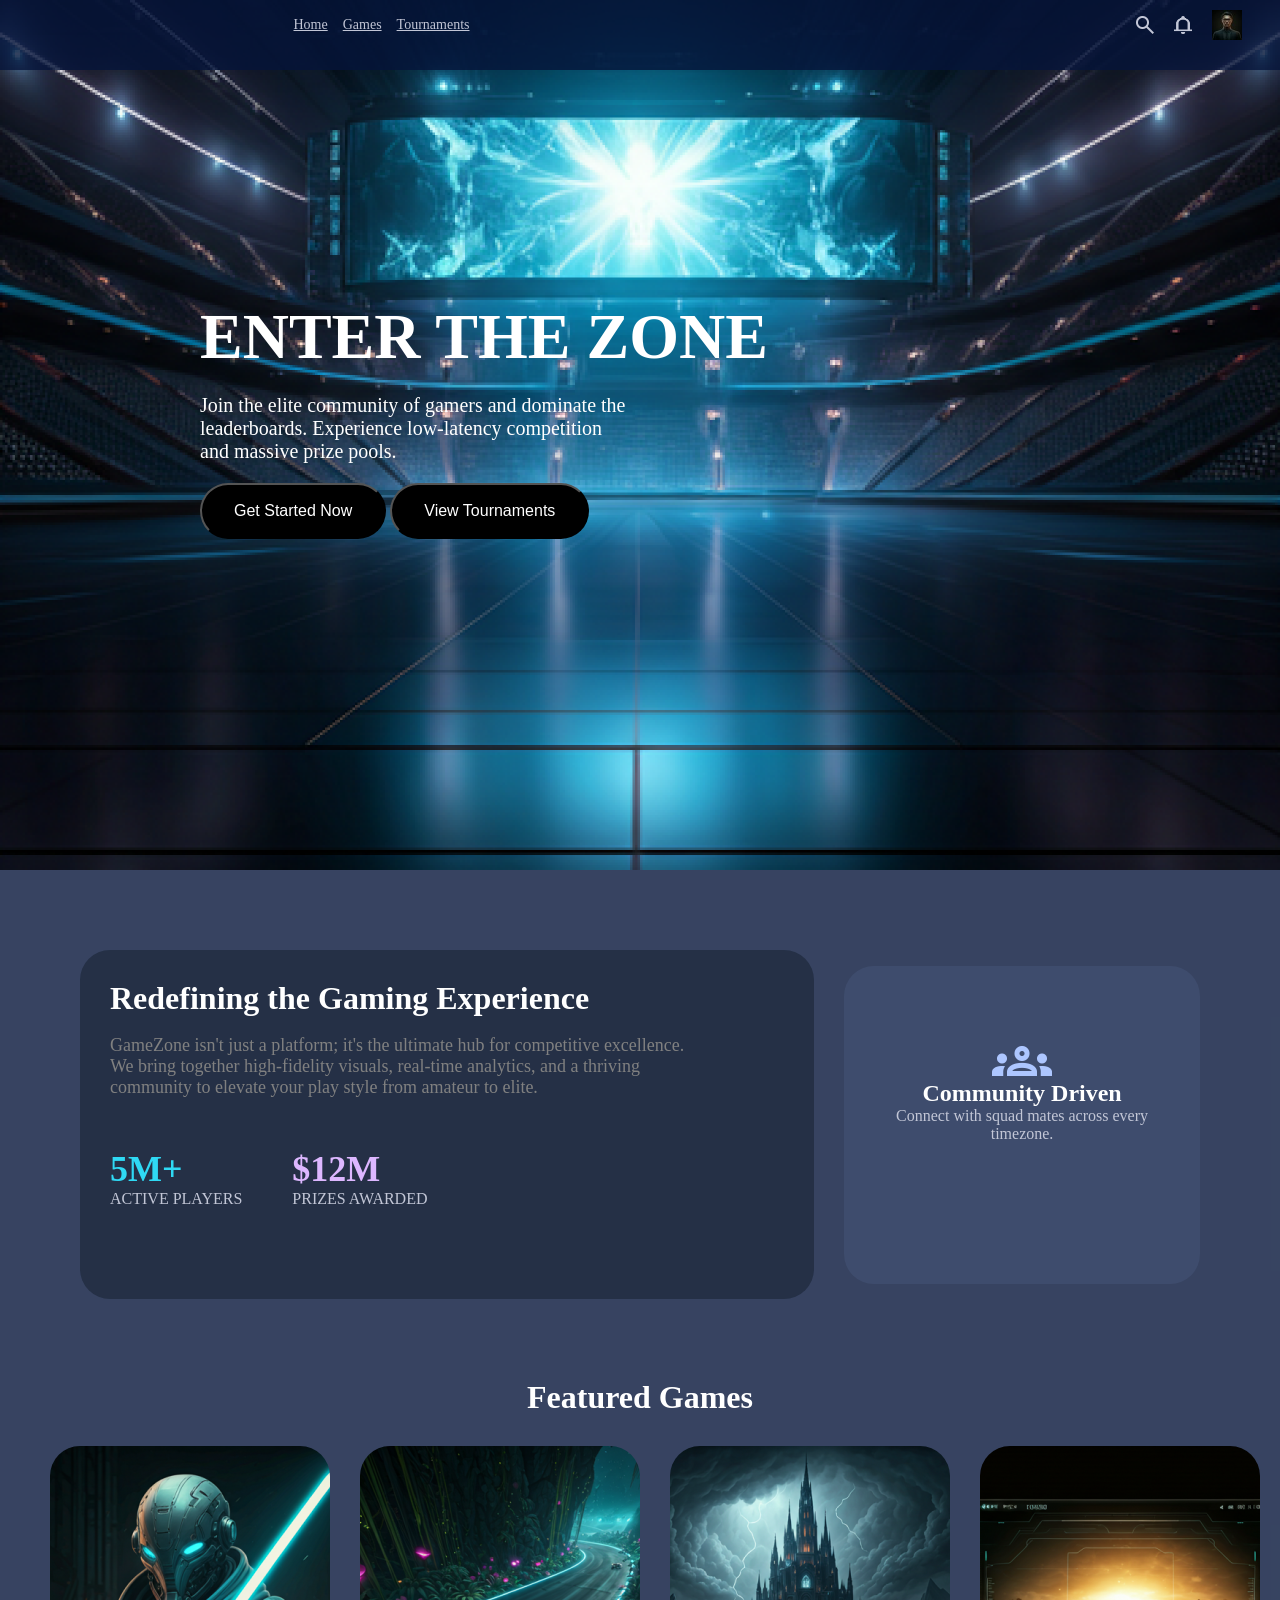
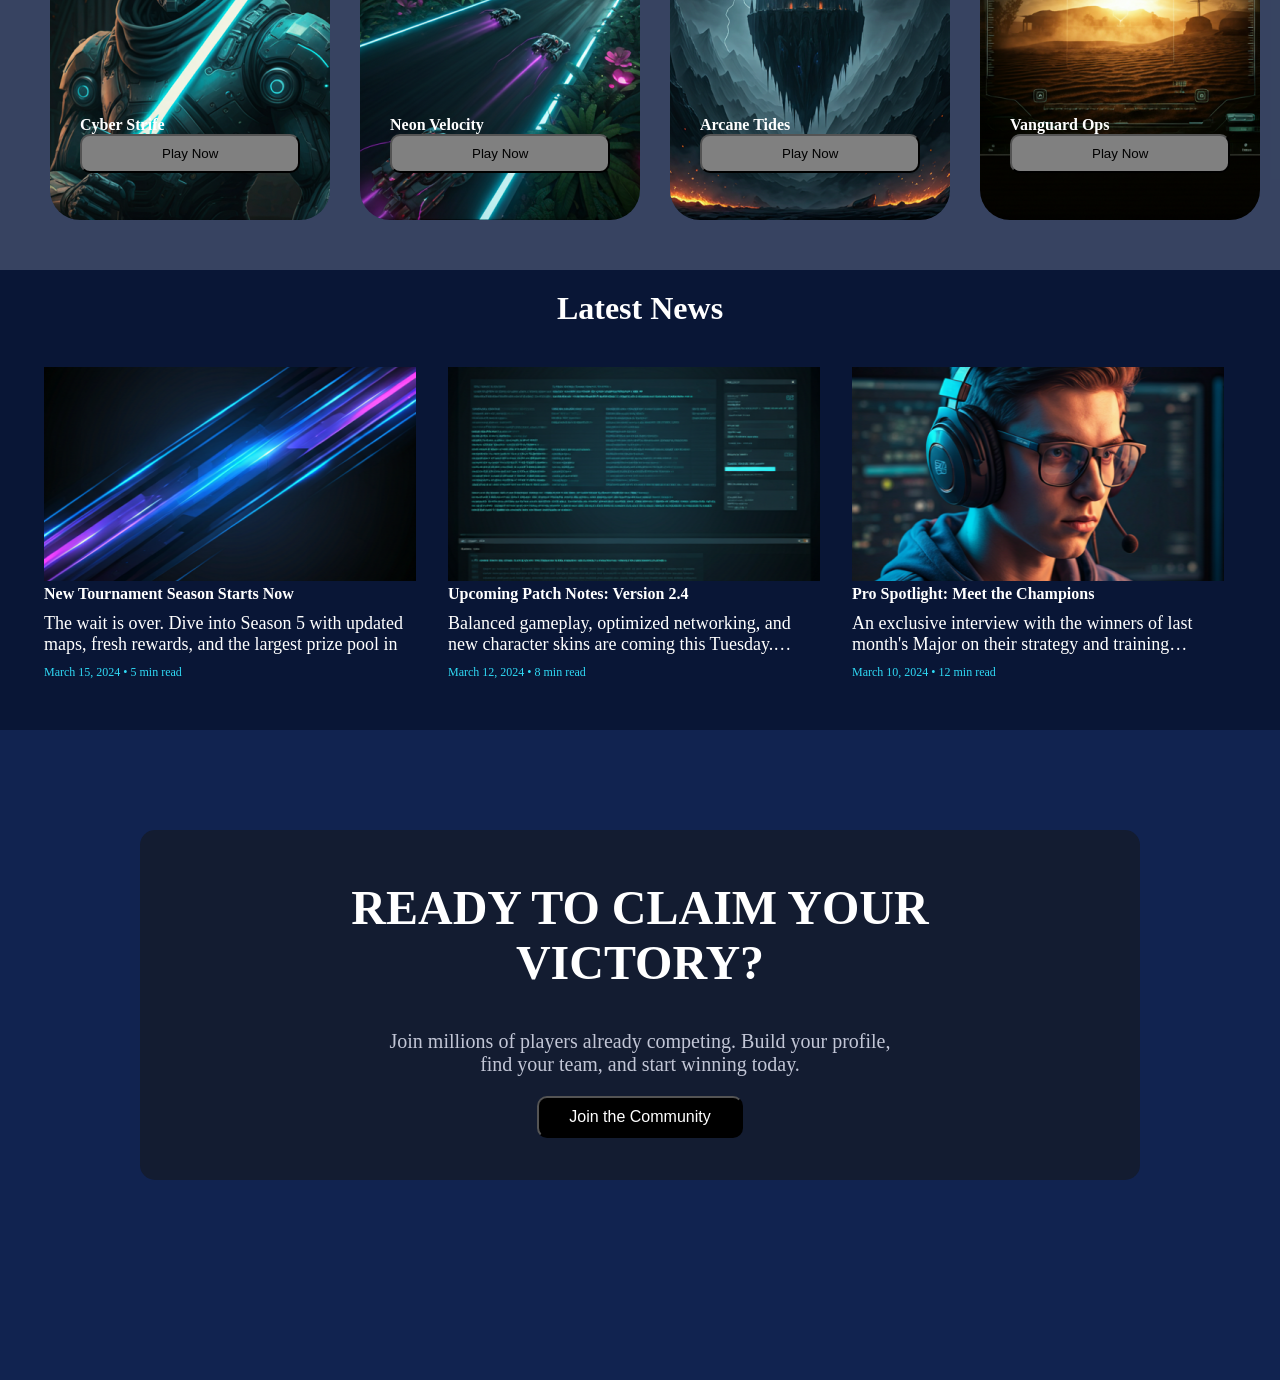
<file: index.html>
<!DOCTYPE html>
<html lang="en">
<head>
    <meta charset="UTF-8">
    <meta name="viewport" content="width=device-width, initial-scale=1.0">
    <title>SAFAR`S GAME STORE</title>
    <link rel="stylesheet" href="/pages/page1.css">
</head>
<body>
        <header class="header">
                <div class="bighead">
                    <div class="minihead">
                    <h1 class="h1head">GameZone</h1>

                    <div class="pages">
                        <a class="blue" href="/pages/page1.html">Home</a>
                        <a class="blue" href="/pages/page2.html">Games</a>
                        <a class="blue" href="/pages/page3.html">Tournaments</a>
                    </div>                        
                    </div>

                    <div class="ava">
                        <img src="/images/image.png" alt="" width="18" height="18">
                        <img src="/images/image copy.png" alt="" width="18" height="18">
                        <img src="/images/image copy 2.png" alt="" width="30" height="30">
                    </div>
                </div>
        </header>
        <main>
                    <section class="section1">
            <div class="sect1things">
                <h1 class="section1h1">ENTER THE ZONE</h1>
                <p class="section1p1">Join the elite community of gamers and dominate the <br>
                    leaderboards. Experience low-latency competition <br>
                    and massive prize pools.</p>
                    <div class="buttons1">
                                          <button class="button1">Get Started Now</button>
                    <button class="button1">View Tournaments</button>  
                    </div>

            </div>
        </section>
        <section class="section2">
            <div class="glavasect2">
                <div class="sect2left">
                    <div class="sect2vnutr">

                    <h1 class="section2h1">Redefining the Gaming Experience</h1> <br>
                    <p class="section2p1">
                        GameZone isn't just a platform; it's the ultimate hub for competitive excellence. <br>
                        We bring together high-fidelity visuals, real-time analytics, and a thriving  <br>
                        community to elevate your play style from amateur to elite.
                    </p>
                    <div class="sect2slova">
                        <div>
                              <h1 class="sect2blue">5M+</h1>
                                <p class="sect2grey">ACTIVE PLAYERS</p>
                        </div>
                        <div>
                            <h1 class="sect2pink">$12M</h1>
                            <p class="sect2grey">PRIZES AWARDED</p>
                        </div>
                    </div>
                    </div>
                </div>
                <div class="sect2right">
                    <div class="sect2vnutr2">
                    <img src="/images/image copy 4.png" alt="" width="60" height="30">
                    <h1 class="sect2h1">Community Driven</h1>
                <p class="sect2grey2">
                    Connect with squad mates across every <br>
                    timezone.
                </p> 
                    </div>

                </div>
            </div>
        </section>
        <section class="section3">
            <h1 class="sect3h1">Featured Games</h1>
            <div class="games">
                <div>

                </div>
                <div class="sect3img1">
                    <div class="sect3vnutr">
                    <h1 class="sect3h1white">Cyber Strife</h1>   
                    <button class="buttonsect3">Play Now</button>                     
                    </div>
                </div>
                <div class="sect3img2">
                    <div class="sect3vnutr">
                    <h1 class="sect3h1white">Neon Velocity</h1>   
                    <button class="buttonsect3">Play Now</button>                     
                    </div>
                </div>
                <div class="sect3img3">
                    <div class="sect3vnutr">
                    <h1 class="sect3h1white">Arcane Tides</h1>   
                    <button class="buttonsect3">Play Now</button>                     
                    </div>
                </div>
                <div class="sect3img4">
                    <div class="sect3vnutr">
                    <h1 class="sect3h1white">Vanguard Ops</h1>   
                    <button class="buttonsect3">Play Now</button>                     
                    </div>
                </div>
            </div>

        </section>
        <section class="section4">
            <div>
            <h1 class="sect4h1">Latest News</h1>

            </div>

            <div class="sect4things">
                <div class="sect4thing">
                    <img class="news" src="/images/image copy 9.png" alt="" width="372" height="214">
                    <br>
                    <h2 class="sect4h2">New Tournament Season Starts Now</h2>
                    <p class="sect4slova">
                    The wait is over. Dive into Season 5 with updated
                    maps, fresh rewards, and the largest prize pool in
                    </p>
                    <p class="sect4blue">
                        March 15, 2024 • 5 min read
                    </p>
                </div>
                <div class="sect4thing">
                    <img class="news" src="/images/image copy 10.png" alt="" width="372" height="214">
                    <br>
                    <h2 class="sect4h2">Upcoming Patch Notes: Version 2.4</h2>
                    <p class="sect4slova">
                    Balanced gameplay, optimized networking, and <br>
                    new character skins are coming this Tuesday.…
                    </p>
                    <p class="sect4blue">
                        March 12, 2024 • 8 min read
                    </p>
                </div>
                <div class="sect4thing">
                    <img class="news" src="/images/image copy 11.png" alt="" width="372" height="214">
                    <br>
                    <h2 class="sect4h2">Pro Spotlight: Meet the Champions</h2>
                    <p class="sect4slova">
                    An exclusive interview with the winners of last
                    month's Major on their strategy and training…
                    </p>
                    <p class="sect4blue">
                        March 10, 2024 • 12 min read
                    </p>
                </div>
            </div>
        </section>
        <section class="section5">
            <div class="sect5things">
                <div>
            <h1 class="sect5h1">
                READY TO CLAIM YOUR <br>
                VICTORY?
            </h1>
            <p class="sect5slova">
                Join millions of players already competing. Build your profile, <br>
                find your team, and start winning today.
            </p>
            <button class="buttonsect5">Join the Community</button>                    
                </div>

            </div>
        </section>
        </main>
        <footer>
             <div class="pages2">
            <a class="blue" href="/pages/page1.html">Home</a>
            <a class="blue" href="/pages/page2.html">Games</a>
            <a class="blue" href="/pages/page3.html">Tournaments</a>
            </div>   
        </footer>
</body>
</html>
</file>
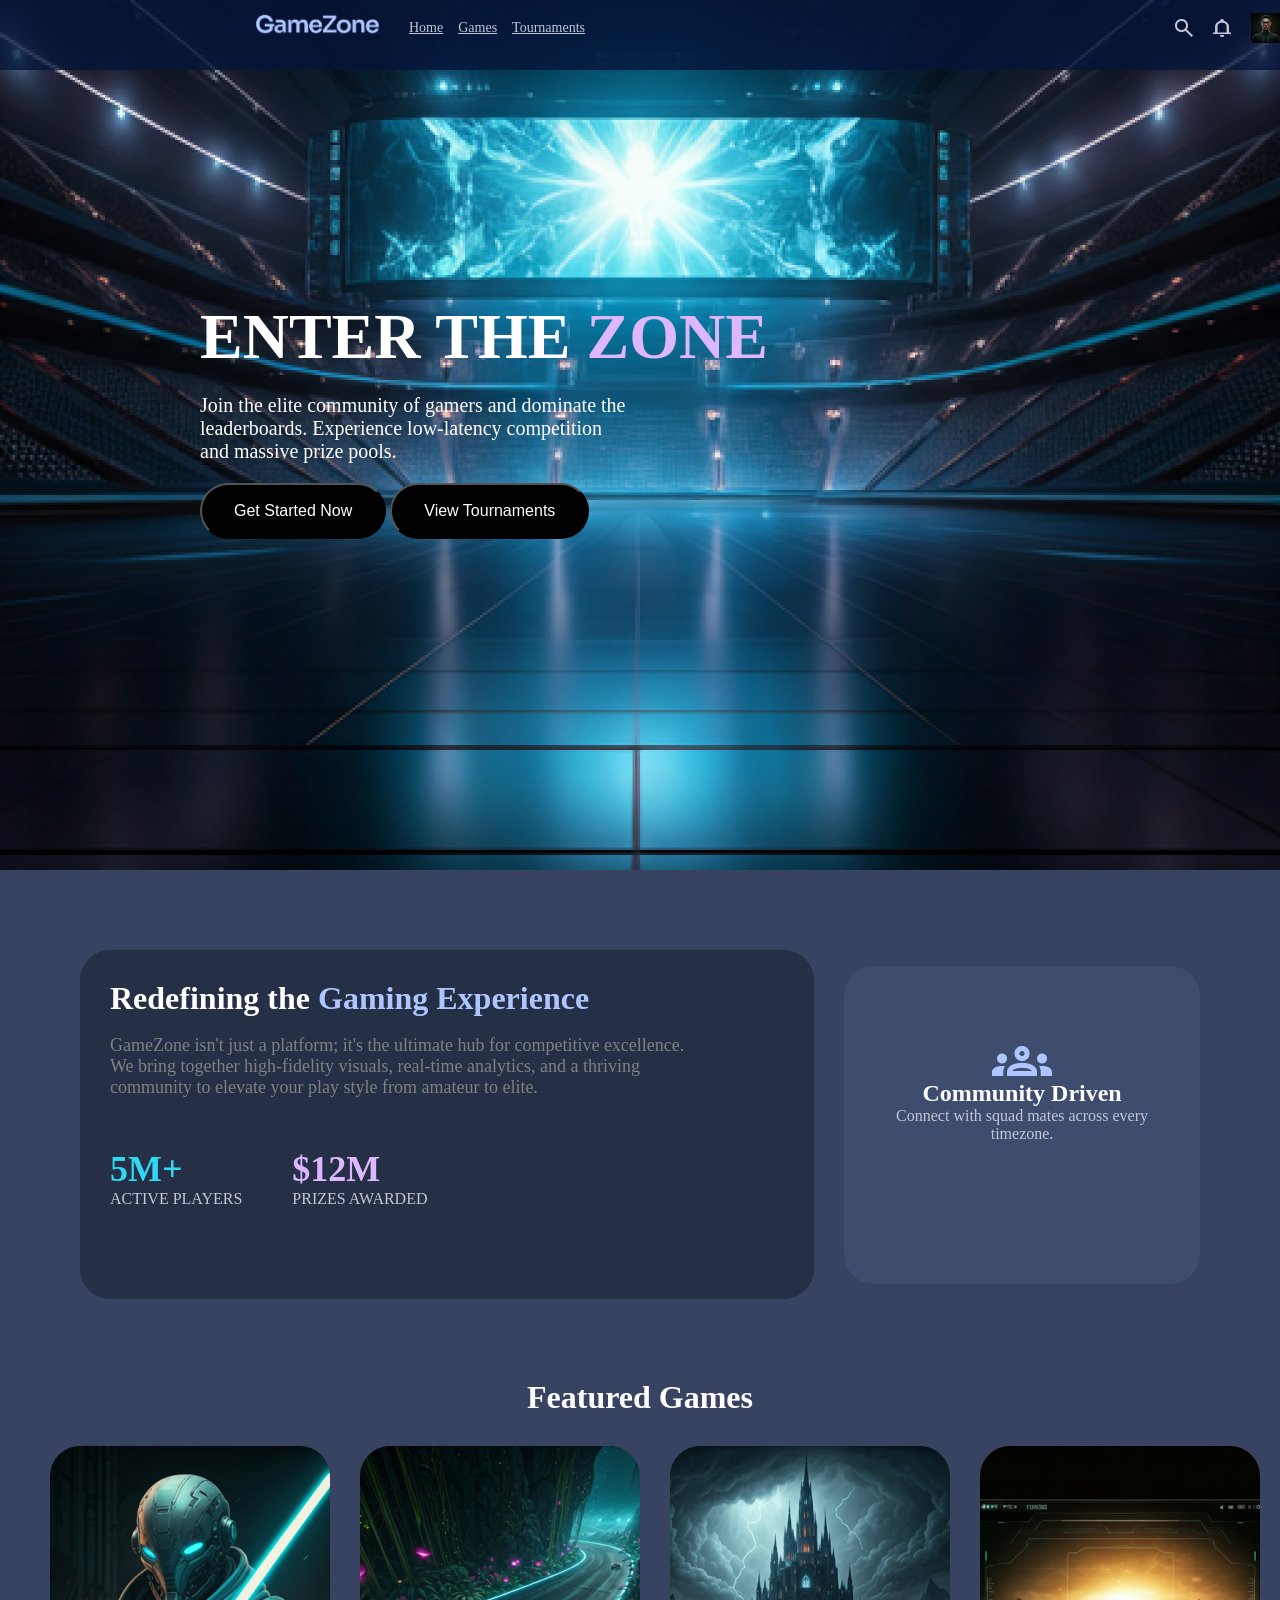
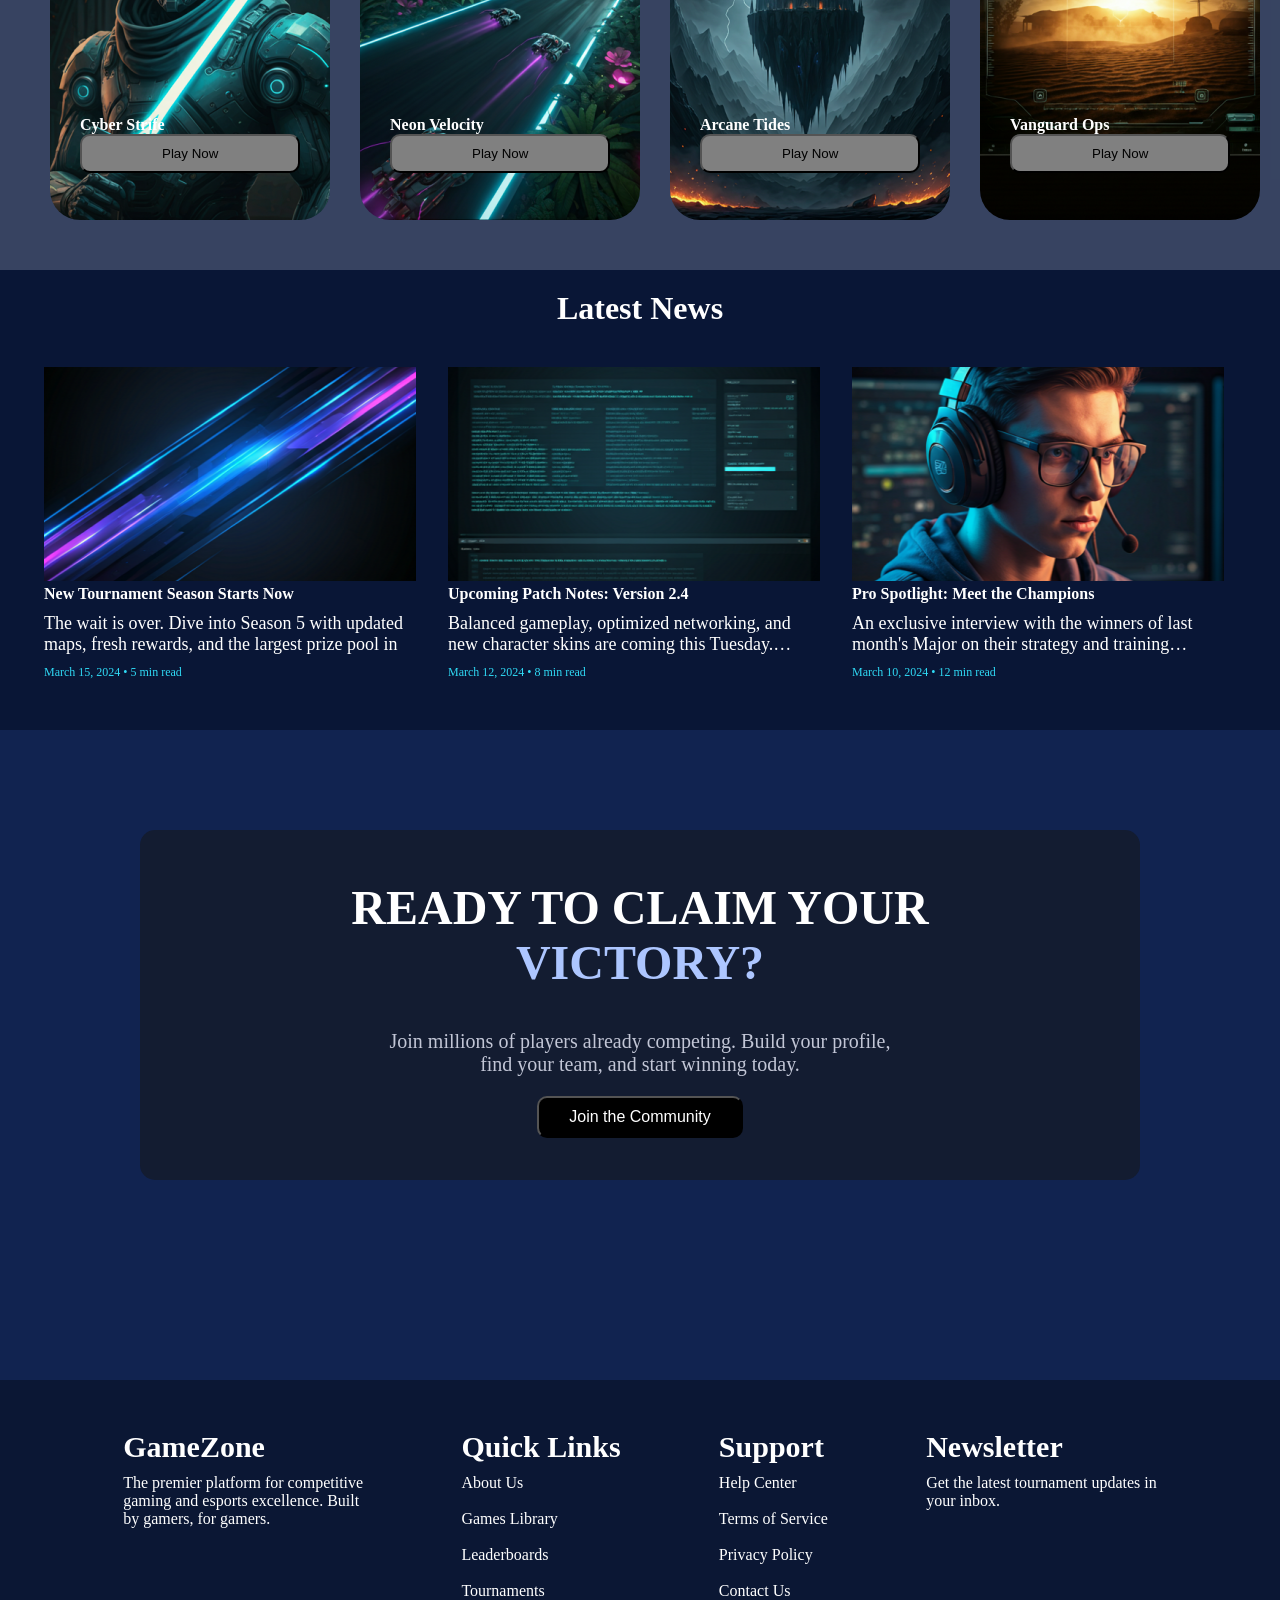
<file: pages/page1.html>
<!DOCTYPE html>
<html lang="en">
<head>
    <meta charset="UTF-8">
    <meta name="viewport" content="width=device-width, initial-scale=1.0">
    <title>SAFAR`S GAME STORE</title>
    <link rel="stylesheet" href="/pages/page1.css">
    <link rel="icon" href="/images/image copy 2.png">
</head>
<body>
        <header class="header">
                <div class="bighead">
                    <div class="minihead">
                        <a class="HEADERLOGO" href="/pages/page1.html"><img src="/images/image copy 28.png" alt="" width="124" height="31"></a>
                        <h1 class="h1head">GameZone</h1>
                        

                    <div class="pages">
                        <a class="blue" href="/pages/page1.html">Home</a>
                        <a class="blue" href="/pages/page2.html">Games</a>
                        <a class="blue" href="/pages/page3.html">Tournaments</a>
                    </div>                        
                    </div>

                    <div class="ava">
                        <img src="/images/image.png" alt="" width="18" height="18">
                        <img src="/images/image copy.png" alt="" width="18" height="18">
                        <img src="/images/image copy 2.png" alt="" width="30" height="30">
                    </div>
                </div>
        </header>
        <main>
                    <section class="section1">
            <div class="sect1things">
                <h1 class="section1h1">ENTER THE <span class="headspan">ZONE</span> </h1>
                <p class="section1p1">Join the elite community of gamers and dominate the <br>
                    leaderboards. Experience low-latency competition <br>
                    and massive prize pools.</p>
                    <div class="buttons1">
                                          <button class="button1">Get Started Now</button>
                    <button class="button1">View Tournaments</button>  
                    </div>

            </div>
        </section>
        <section class="section2">
            <div class="glavasect2">
                <div class="sect2left">
                    <div class="sect2vnutr">

                    <h1 class="section2h1">Redefining the <span class="span2">Gaming Experience</span> </h1> <br>
                    <p class="section2p1">
                        GameZone isn't just a platform; it's the ultimate hub for competitive excellence. <br>
                        We bring together high-fidelity visuals, real-time analytics, and a thriving  <br>
                        community to elevate your play style from amateur to elite.
                    </p>
                    <div class="sect2slova">
                        <div>
                              <h1 class="sect2blue">5M+</h1>
                                <p class="sect2grey">ACTIVE PLAYERS</p>
                        </div>
                        <div>
                            <h1 class="sect2pink">$12M</h1>
                            <p class="sect2grey">PRIZES AWARDED</p>
                        </div>
                    </div>
                    </div>
                </div>
                <div class="sect2right">
                    <div class="sect2vnutr2">
                    <img src="/images/image copy 4.png" alt="" width="60" height="30">
                    <h1 class="sect2h1">Community Driven</h1>
                <p class="sect2grey2">
                    Connect with squad mates across every <br>
                    timezone.
                </p> 
                    </div>

                </div>
            </div>
        </section>
        <section class="section3">
            <h1 class="sect3h1">Featured Games</h1>
            <div class="games">
                <div>

                </div>
                <div class="sect3img1">
                    <div class="sect3vnutr">
                    <h1 class="sect3h1white">Cyber Strife</h1>   
                    <button class="buttonsect3">Play Now</button>                     
                    </div>
                </div>
                <div class="sect3img2">
                    <div class="sect3vnutr">
                    <h1 class="sect3h1white">Neon Velocity</h1>   
                    <button class="buttonsect3">Play Now</button>                     
                    </div>
                </div>
                <div class="sect3img3">
                    <div class="sect3vnutr">
                    <h1 class="sect3h1white">Arcane Tides</h1>   
                    <button class="buttonsect3">Play Now</button>                     
                    </div>
                </div>
                <div class="sect3img4">
                    <div class="sect3vnutr">
                    <h1 class="sect3h1white">Vanguard Ops</h1>   
                    <button class="buttonsect3">Play Now</button>                     
                    </div>
                </div>
            </div>

        </section>
        <section class="section4">
            <div>
            <h1 class="sect4h1">Latest News</h1>

            </div>

            <div class="sect4things">
                <div class="sect4thing">
                    <img class="news" src="/images/image copy 9.png" alt="" width="372" height="214">
                    <br>
                    <h2 class="sect4h2">New Tournament Season Starts Now</h2>
                    <p class="sect4slova">
                    The wait is over. Dive into Season 5 with updated
                    maps, fresh rewards, and the largest prize pool in
                    </p>
                    <p class="sect4blue">
                        March 15, 2024 • 5 min read
                    </p>
                </div>
                <div class="sect4thing">
                    <img class="news" src="/images/image copy 10.png" alt="" width="372" height="214">
                    <br>
                    <h2 class="sect4h2">Upcoming Patch Notes: Version 2.4</h2>
                    <p class="sect4slova">
                    Balanced gameplay, optimized networking, and <br>
                    new character skins are coming this Tuesday.…
                    </p>
                    <p class="sect4blue">
                        March 12, 2024 • 8 min read
                    </p>
                </div>
                <div class="sect4thing">
                    <img class="news" src="/images/image copy 11.png" alt="" width="372" height="214">
                    <br>
                    <h2 class="sect4h2">Pro Spotlight: Meet the Champions</h2>
                    <p class="sect4slova">
                    An exclusive interview with the winners of last
                    month's Major on their strategy and training…
                    </p>
                    <p class="sect4blue">
                        March 10, 2024 • 12 min read
                    </p>
                </div>
            </div>
        </section>
        <section class="section5">
            <div class="sect5things">
                <div>
            <h1 class="sect5h1">
                READY TO CLAIM YOUR <br>
               <span class="span2">VICTORY?</span> 
            </h1>
            <p class="sect5slova">
                Join millions of players already competing. Build your profile, <br>
                find your team, and start winning today.
            </p>
            <button class="buttonsect5">Join the Community</button>                    
                </div>

            </div>
        </section>
        </main>
        <footer>

        </footer>
        <footer>
            <div class="footerthings">
                <div class="footerthing1">
                    <h1 class="footerh1">GameZone</h1>
                    <p class="footerp">
                        The premier platform for competitive <br>
                        gaming and esports excellence. Built <br>
                        by gamers, for gamers. <br>
                    </p>
                </div>
                <div class="footerthing1">
                    <h1 class="footerh1">Quick Links</h1>
                    <p class="footerp">
                         About Us <br> <br>
                         Games Library <br> <br>
                         Leaderboards <br> <br>
                        Tournaments <br> <br>
                    </p>
                </div>
                <div class="footerthing1">
                    <h1 class="footerh1">Support</h1>
                    <p class="footerp">
                        Help Center <br> <br>
                        Terms of Service <br> <br>
                        Privacy Policy <br> <br>
                        Contact Us <br> <br>
                    </p>
                </div>
                <div class="footerthing1">
                    <h1 class="footerh1">Newsletter</h1>
                    <p class="footerp">
                        Get the latest tournament updates in <br>
                        your inbox.
                    </p>
                </div>
            </div>
        </footer>
                     <div class="pages2">
            <a class="blue" href="/pages/page1.html">Home</a>
            <a class="blue" href="/pages/page2.html">Games</a>
            <a class="blue" href="/pages/page3.html">Tournaments</a>
            </div>   
</body>
</html>
</file>
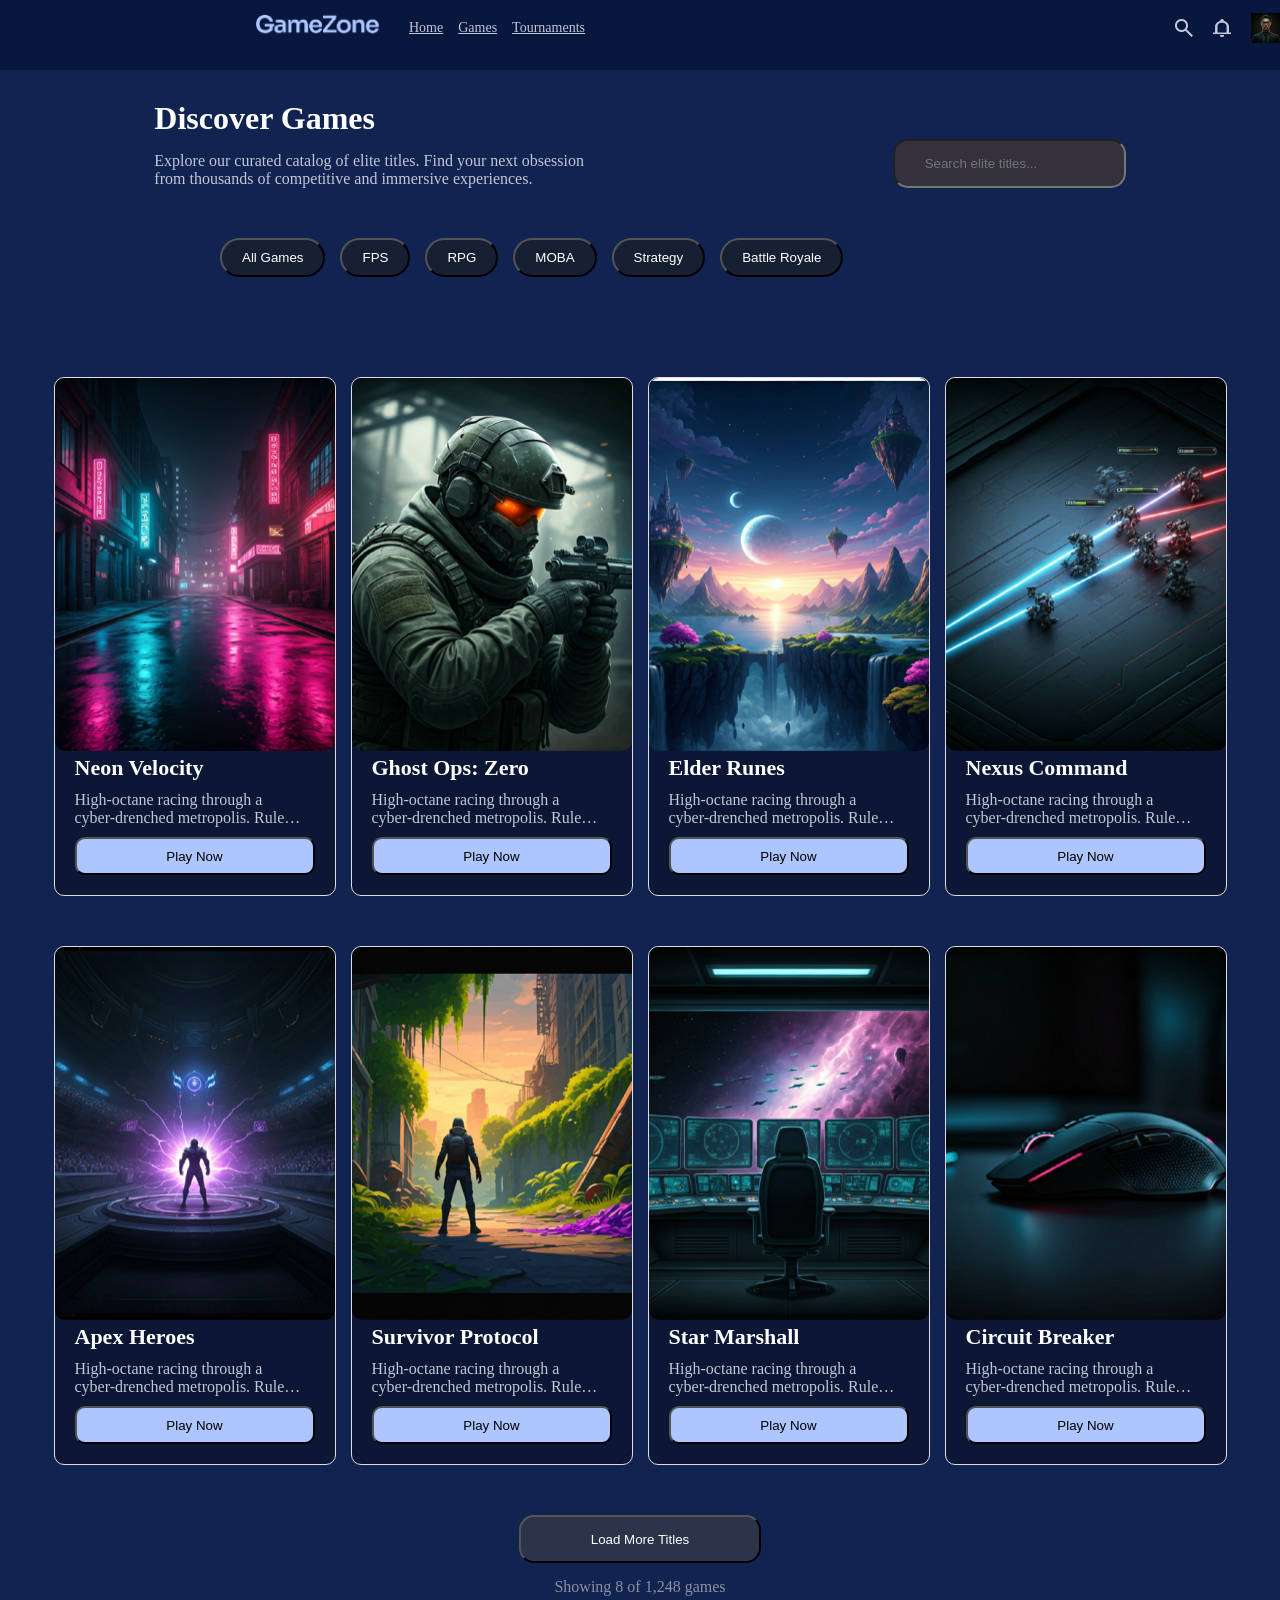
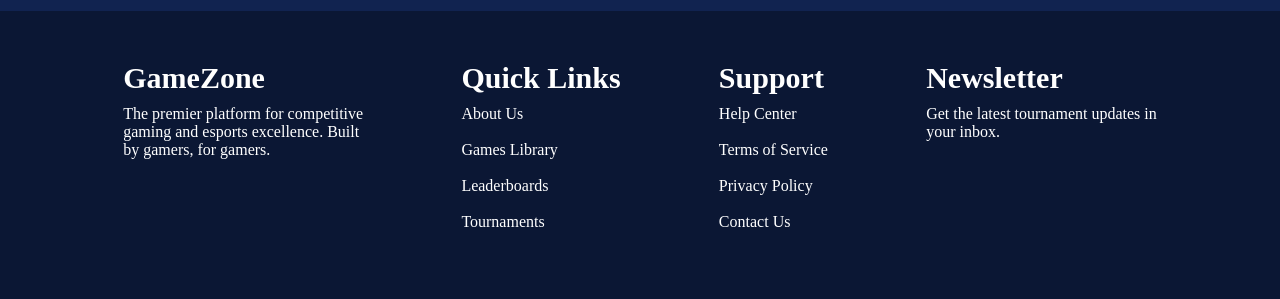
<file: pages/page2.html>
<!DOCTYPE html>
<html lang="en">
<head>
    <meta charset="UTF-8">
    <meta name="viewport" content="width=device-width, initial-scale=1.0">
    <title>SAFAR`S GAME STORE</title>
    <link rel="stylesheet" href="/pages/page2.css">
        <link rel="icon" href="/images/image copy 2.png">

</head>
<body>
        <header class="header">
                <div class="bighead">
                    <div class="minihead">
                        <a class="HEADERLOGO" href="/pages/page1.html"><img src="/images/image copy 28.png" alt="" width="124" height="31"></a>
                        <h1 class="h1head">GameZone</h1>
                    <div class="pages">
                        <a class="blue" href="/pages/page1.html">Home</a>
                        <a class="blue" href="/pages/page2.html">Games</a>
                        <a class="blue" href="/pages/page3.html">Tournaments</a>
                    </div>                        
                    </div>

                    <div class="ava">
                        <img src="/images/image.png" alt="" width="18" height="18">
                        <img src="/images/image copy.png" alt="" width="18" height="18">
                        <img src="/images/image copy 2.png" alt="" width="30" height="30">
                    </div>
                </div>
        </header>
        <main>
            <section class="section1">
            <div class="sect1things">
                <div class="left">
                    <h1 class="sect1h1">Discover Games</h1>
                    <p class="sect1slova">
                        Explore our curated catalog of elite titles. Find your next obsession <br>
                        from thousands of competitive and immersive experiences.
                    </p>
                </div>
                <div>
                    <form>
                        <input class="sect1inp1" type="text" name="" id="" placeholder="Search elite titles...">
                    </form>
                </div>
            </div>                
            </section>

            <section class="section2">
                <div class="buttons">
                    <button class="buttonsect2">All Games</button>
                    <button class="buttonsect2">FPS</button>
                    <button class="buttonsect2">RPG</button>
                    <button class="buttonsect2">MOBA</button>
                    <button class="buttonsect2">Strategy</button>
                    <button class="buttonsect2">Battle Royale</button>
                </div>
            </section>

            <section class="section3">
                <div class="sect3things">
                <div class="img1sect3">
                    <div>
                        <img class="photo" src="/images/image copy 13.png" alt="" width="280" height="373">
                        <h1 class="sect3h2">Neon Velocity</h1>
                        <p class="sect3slova">
                            High-octane racing through a <br>
                            cyber-drenched metropolis. Rule…
                        </p>
                        <button class="sect3button">Play Now</button>
                    </div>
                </div> 
                <div class="img1sect3">
                    <div>
                        <img class="photo" src="/images/image copy 14.png" alt="" width="280" height="373">
                        <h1 class="sect3h2">Ghost Ops: Zero</h1>
                        <p class="sect3slova">
                            High-octane racing through a <br>
                            cyber-drenched metropolis. Rule…
                        </p>
                        <button class="sect3button">Play Now</button>
                    </div>
                </div> 
                <div class="img1sect3">
                    <div>
                        <img class="photo" src="/images/image copy 15.png" alt="" width="280" height="373">
                        <h1 class="sect3h2">Elder Runes</h1>
                        <p class="sect3slova">
                            High-octane racing through a <br>
                            cyber-drenched metropolis. Rule…
                        </p>
                        <button class="sect3button">Play Now</button>
                    </div>
                </div> 
                <div class="img1sect3">
                    <div>
                        <img class="photo" src="/images/image copy 16.png" alt="" width="280" height="373">
                        <h1 class="sect3h2">Nexus Command</h1>
                        <p class="sect3slova">
                            High-octane racing through a <br>
                            cyber-drenched metropolis. Rule…
                        </p>
                        <button class="sect3button">Play Now</button>
                    </div>
                </div> 
                </div>
                <div class="sect3things">
                <div class="img1sect3">
                    <div>
                        <img class="photo" src="/images/image copy 17.png" alt="" width="280" height="373">
                        <h1 class="sect3h2">Apex Heroes</h1>
                        <p class="sect3slova">
                            High-octane racing through a <br>
                            cyber-drenched metropolis. Rule…
                        </p>
                        <button class="sect3button">Play Now</button>
                    </div>
                </div> 
                <div class="img1sect3">
                    <div>
                        <img class="photo" src="/images/image copy 18.png" alt="" width="280" height="373">
                        <h1 class="sect3h2">Survivor Protocol</h1>
                        <p class="sect3slova">
                            High-octane racing through a <br>
                            cyber-drenched metropolis. Rule…
                        </p>
                        <button class="sect3button">Play Now</button>
                    </div>
                </div> 
                <div class="img1sect3">
                    <div>
                        <img class="photo" src="/images/image copy 19.png" alt="" width="280" height="373">
                        <h1 class="sect3h2">Star Marshall</h1>
                        <p class="sect3slova">
                            High-octane racing through a <br>
                            cyber-drenched metropolis. Rule…
                        </p>
                        <button class="sect3button">Play Now</button>
                    </div>
                </div> 
                <div class="img1sect3">
                    <div>
                        <img class="photo" src="/images/image copy 20.png" alt="" width="280" height="373">
                        <h1 class="sect3h2">Circuit Breaker</h1>
                        <p class="sect3slova">
                            High-octane racing through a <br>
                            cyber-drenched metropolis. Rule…
                        </p>
                        <button class="sect3button">Play Now</button>
                    </div>
                </div> 
                </div>

            </section>

            <section class="section4">
                <div class="sect4things">
                    <button class="sect4button">
                        Load More Titles
                    </button>
                </div>
                    <p class="sect4slova">Showing 8 of 1,248 games</p>
                
            </section>
        </main>  
        <footer>
        <footer>
            <div class="footerthings">
                <div class="footerthing1">
                    <h1 class="footerh1">GameZone</h1>
                    <p class="footerp">
                        The premier platform for competitive <br>
                        gaming and esports excellence. Built <br>
                        by gamers, for gamers. <br>
                    </p>
                </div>
                <div class="footerthing1">
                    <h1 class="footerh1">Quick Links</h1>
                    <p class="footerp">
                         About Us <br> <br>
                         Games Library <br> <br>
                         Leaderboards <br> <br>
                        Tournaments <br> <br>
                    </p>
                </div>
                <div class="footerthing1">
                    <h1 class="footerh1">Support</h1>
                    <p class="footerp">
                        Help Center <br> <br>
                        Terms of Service <br> <br>
                        Privacy Policy <br> <br>
                        Contact Us <br> <br>
                    </p>
                </div>
                <div class="footerthing1">
                    <h1 class="footerh1">Newsletter</h1>
                    <p class="footerp">
                        Get the latest tournament updates in <br>
                        your inbox.
                    </p>
                </div>
            </div>
                                 <div class="pages2">
            <a class="blue" href="/pages/page1.html">Home</a>
            <a class="blue" href="/pages/page2.html">Games</a>
            <a class="blue" href="/pages/page3.html">Tournaments</a>
            </div> 
</body>
</html>
</file>
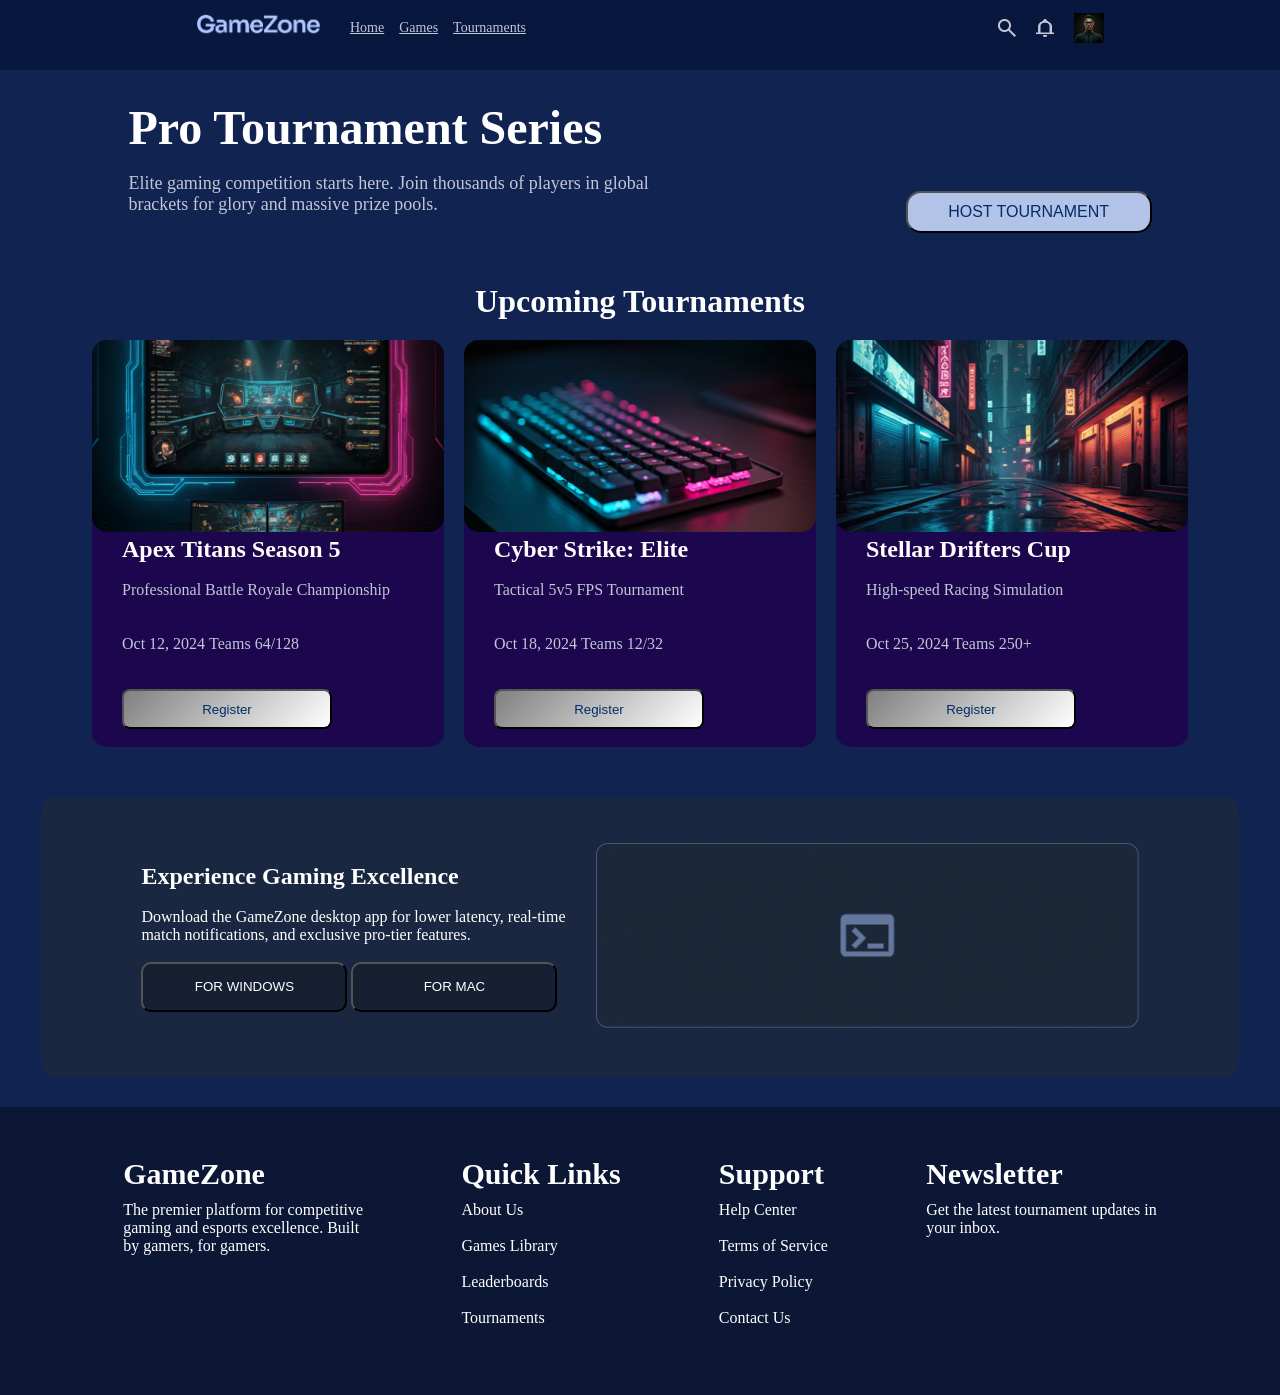
<file: pages/page3.html>
<!DOCTYPE html>
<html lang="en">
<head>
    <meta charset="UTF-8">
    <meta name="viewport" content="width=device-width, initial-scale=1.0">
    <title>SAFAR`S GAME STORE</title>
    <link rel="stylesheet" href="/pages/page3.css">
    <link rel="icon" href="/images/image copy 2.png">

</head>
<body>
            <header class="header">
                <div class="bighead">
                    <div class="minihead">
                        <a class="HEADERLOGO" href="/pages/page1.html"><img src="/images/image copy 28.png" alt="" width="124" height="31"></a>
                        <h1 class="h1head">GameZone</h1>                    <div class="pages">
                        <a class="blue" href="/pages/page1.html">Home</a>
                        <a class="blue" href="/pages/page2.html">Games</a>
                        <a class="blue" href="/pages/page3.html">Tournaments</a>
                    </div>                        
                    </div>

                    <div class="ava">
                        <img src="/images/image.png" alt="" width="18" height="18">
                        <img src="/images/image copy.png" alt="" width="18" height="18">
                        <img src="/images/image copy 2.png" alt="" width="30" height="30">
                    </div>
                </div>
        </header>
        <main>
            <section class="section1">
                <div class="sect1things">
                    <div class="sect1left">
                        <h1 class="sect1h1">Pro Tournament Series</h1><br>
                        <p class="sect1slova">
                            Elite gaming competition starts here. Join thousands of players in global <br>
                            brackets for glory and massive prize pools.
                        </p><br>
                    </div>
                    <div class="sect1right">
                        <button class="sect1button">HOST TOURNAMENT</button>
                    </div>
                </div>
            </section>

            <section class="section2">
                <h1 class="sect2h1">Upcoming Tournaments</h1>

                <div class="sect2things">
                    <div class="sect2thing">
                        <img class="imagesect2" src="/images/image copy 23.png" alt="" width="352" height="192">
                        <div class="sect2thing2">
                            <h1 class="sect2h2">Apex Titans Season 5</h1><br>
                            <p class="sect2p">Professional Battle Royale Championship</p><br><br>
                            <span class="sect2p">Oct 12, 2024</span> <span class="sect2p">Teams 64/128</span><br><br><br>
                            <button class="sect2button">Register</button><br><br>
                        </div>
                    </div>
                    <div class="sect2thing">
                        <img class="imagesect2" src="/images/image copy 24.png" alt="" width="352" height="192">
                        <div class="sect2thing2">
                            <h1 class="sect2h2">Cyber Strike: Elite</h1><br>
                            <p class="sect2p">Tactical 5v5 FPS Tournament</p><br><br>
                            <span class="sect2p">Oct 18, 2024</span> <span class="sect2p">Teams 12/32</span><br><br><br>
                            <button class="sect2button">Register</button><br><br>
                        </div>
                    </div>
                    <div class="sect2thing">
                        <img class="imagesect2" src="/images/image copy 25.png" alt="" width="352" height="192">
                        <div class="sect2thing2">
                            <h1 class="sect2h2">Stellar Drifters Cup</h1><br>
                            <p class="sect2p">High-speed Racing Simulation</p><br><br>
                            <span class="sect2p">Oct 25, 2024</span> <span class="sect2p">Teams 250+</span><br><br><br>
                            <button class="sect2button">Register</button><br><br>
                        </div>
                    </div>
                </div>
            </section>
            <section class="section3">
                <div class="sect3things">
                    <div class="sect3left">
                        <h1 class="white sect3h1">Experience Gaming Excellence</h1><br>
                        <p class="white sect3p">
                            Download the GameZone desktop app for lower latency, real-time <br>
                            match notifications, and exclusive pro-tier features.
                        </p><br>
                        <button class="sect4button1">FOR WINDOWS</button> <button class="sect4button1">FOR MAC</button>
                    </div>
                    <div class="sect3right">
                        <img src="/images/image copy 26.png" alt="" width="543" height="185">
                    </div>
                </div>
            </section>
        </main>
        <footer>
            <div class="footerthings">
                <div class="footerthing1">
                    <h1 class="footerh1">GameZone</h1>
                    <p class="footerp">
                        The premier platform for competitive <br>
                        gaming and esports excellence. Built <br>
                        by gamers, for gamers. <br>
                    </p>
                </div>
                <div class="footerthing1">
                    <h1 class="footerh1">Quick Links</h1>
                    <p class="footerp">
                         About Us <br> <br>
                         Games Library <br> <br>
                         Leaderboards <br> <br>
                        Tournaments <br> <br>
                    </p>
                </div>
                <div class="footerthing1">
                    <h1 class="footerh1">Support</h1>
                    <p class="footerp">
                        Help Center <br> <br>
                        Terms of Service <br> <br>
                        Privacy Policy <br> <br>
                        Contact Us <br> <br>
                    </p>
                </div>
                <div class="footerthing1">
                    <h1 class="footerh1">Newsletter</h1>
                    <p class="footerp">
                        Get the latest tournament updates in <br>
                        your inbox.
                    </p>
                </div>
            </div>
             <div class="pages2">
            <a class="blue" href="/pages/page1.html">Home</a>
            <a class="blue" href="/pages/page2.html">Games</a>
            <a class="blue" href="/pages/page3.html">Tournaments</a>
            </div>   
</body>
</html>
</file>
<file: pages/page1.css>
*{
    margin: 0;
}
.header{
    position: fixed;
    background-color: #05153acc;
    width: 1516px;
    height: 50px;
    justify-content: space-between;
    padding: 10px;
}
.h1head{
    color: #ADC6FF;
    font-weight: 600px;
    font-size: 24px;
}
.blue{
    color: #C2C6D6;
    font-size: 14px;
}
.bighead{
    display: flex;
    justify-content: space-around;
    align-items: center;
    gap: 100px;
}
.minihead{
    display: flex;
    align-items: center;
    gap: 30px;
}
.pages{
    display: flex;
    gap: 15px;
}
.headspan{
    color: #DDB7FF;
}
.span2{
    color: #ADC6FF;
}
.ava{
    display: flex;
    gap: 20px;
    align-items: center;
}
.section1{
    background-image: url(/images/image\ copy\ 3.png);
    background-repeat: no-repeat;
    height: 870px;
    background-size: cover;
    background-position: center;
}
.section1h1{
    font-size: 64px;
    color: white;
    padding-bottom: 20px;
}
.section1p1{
    font-size: 20px;
    color: white;
}
.buttons1{
    padding-top: 20px;
}
.button1{
        font-size: 16px;
    padding: 17px 32px  ;
    border-radius: 30px;
    background: linear-gradient(black,black) ;
    color: white;
}
.button1:hover{
    font-size: 16px;
    padding: 17px 32px  ;
    border-radius: 30px;
    background: linear-gradient(#ADC6FF,#2FD9F4) ;
    color: #002E6A;
}
.sect1things{
    padding-top: 300px;
    padding-left: 200px;
}
.section2{
    background-color: #05153acc;
}
.sect2left{
    width: 792px;
    height: 349px;
    background: #1E293BB2;
    border-radius: 30px;
}
.sect2left:hover{
    box-shadow: 0px 0px 20px #2FD9F4;
}
.section2h1{
    font-size: 32px;
    color: white;
}
.section2p1{
    color: gray;
    font-size: 18px;
}
.sect2blue{
    color: #2FD9F4;
    font-size: 36px;
}
.sect2grey{
    font-size: 16px;
    color: #C2C6D6;
}
.sect2pink{
    color: #DDB7FF;
    font-size: 36px;
}
.sect2slova{
    display: flex;
    gap: 50px;
    padding-top: 50px;
}
.sect2vnutr{
    padding-left: 30px;
    padding-top: 30px;
}
.sect2right{
    width: 384px;
    height: 318px;
    background: #7d9dd51a;
    border-radius: 30px;

}
.sect2right:hover{
    box-shadow: 0px 0px 20px #2FD9F4;
}
.glavasect2{
    display: flex;
    align-items: center;
    justify-content: center;
    padding: 80px;
    gap: 30px;
    flex-direction: row;
}
.sect2h1{
    text-align: center;
    color: white;
    font-size: 24px;
}
.sect2grey2{
    color: #C2C6D6;
    font-size: 16px;
    text-align: center;
}
.sect2vnutr2{
    text-align: center;
    padding-top: 80px;
}
.sect3h1{
    color: white;
    font-size: 32px;
    text-align: center;
}
.section3{
    background-color: #05153acc;
    width: 100%;
    padding-bottom: 50px;
}
.sect3img1{
    background-image: url(/images/image\ copy\ 5.png);
    width: 280px;
    height: 374px;
    background-repeat: no-repeat;
    background-position: center;
    background-size: cover;
    border-radius: 30px;
}
.sect3img1:hover{
        box-shadow: 0px 0px 20px blue;

}
.sect3img2{
    background-image: url(/images/image\ copy\ 6.png);
    width: 280px;
    height: 374px;
    background-repeat: no-repeat;
    background-position: center;
    background-size: cover;
    border-radius: 30px;
}
.sect3img2:hover{
    box-shadow: 0px 0px 20px rgb(255, 0, 0);

}
.sect3img3{
    background-image: url(/images/image\ copy\ 7.png);
    width: 280px;
    height: 374px;
    background-repeat: no-repeat;
    background-position: center;
    background-size: cover;
    border-radius: 30px;
}
.sect3img3:hover{
    box-shadow: 0px 0px 20px rgb(255, 0, 255);
}
.sect3img4{
    background-image: url(/images/image\ copy\ 8.png);
    width: 280px;
    height: 374px;
    background-repeat: no-repeat;
    background-position: center;
    background-size: cover;
    border-radius: 30px;
}
.sect3img4:hover{
    box-shadow: 0px 0px 20px rgb(255, 255, 111);
}
.sect3h1white{
    color: white;
    font-size: 16px;
}
.sect3vnutr{
    padding-top: 270px;
    padding-left: 30px;
}
.buttonsect3{
    padding-top: 15px;
    background-color: gray;
    padding: 10px 80px;
    border-radius: 10px;
}
.buttonsect3:hover{
    background: linear-gradient(135deg, blue,red);
    padding: 10px 80px;
    border-radius: 10px;
}
.games{
    display: flex;
    flex-direction: row;
    justify-content: center;
    gap: 30px;
    padding-top: 30px;
}
.sect4things{
    display: flex;
    justify-content: center;
    gap: 20px;
    padding-bottom: 50px;
    padding-top: 20px;
}
.section4{
    width: 100%;
    background-color: #091636;
}
.sect4h1{
    text-align: center;
    color: white;
    font-size: 32px;
    padding: 20px;
}
.sect4h2{
    color: white;
    font-size: 16px;
}
.sect4slova{
    color: white;
    font-size: 18px;
    padding-top: 10px;
}
.sect4blue{
    color: rgba(47, 217, 244, 1);
    font-size: 12px;
    padding-top: 10px;
}
.sect4thing{
    width: 384px;
}
.section5{
    width: 100%;
    background-color: #112350 ;
    padding-top: 100px;
    padding-bottom: 200px;
}
.sect5things{
    width: 1000px;
    background-color: #131B2EE5;
    height: 300px;
    margin: auto;
    padding-top: 50px;
    text-align: center;
    justify-content: center;
    border-radius: 15px;
}
.sect5things:hover{
    box-shadow: 0px 0px 20px white;
}
.sect5h1{
    color: white;
    font-size: 48px;
    text-align: center;
}
.sect5slova{
    color: #C2C6D6;
    font-size: 20px;
    text-align: center;
    padding-top: 40px;
    padding-bottom: 20px;
}
.buttonsect5{
    font-size: 16px;
    padding: 10px 30px;
    border-radius: 10px;
    background:linear-gradient(black,black)  ;
    color: white;
}
.buttonsect5:hover{
        font-size: 16px;
    padding: 10px 30px;
    border-radius: 10px;
    background:linear-gradient(#ADC6FF,#2FD9F4)  ;
    color: white;
}
.pages2{
    text-align: center;
    display: flex;
    justify-content: center;
    gap: 30px;
    color: black;
    background-color: #002E6A;
    display: none;
}
.h1head{
    display: none;
}
footer{
    background-color: #0b1734;
}
.footerh1{
    color: white;
    font-size: 30px;
    padding-bottom: 10px;
}
.footerp{
    color: white;
    font-size: 16px;
}
.footerthings{
    display: flex;
    flex-direction: row;
    justify-content: space-evenly;
    align-items: safe;
    padding: 50px;
    gap: 25px ;
}
@media(max-width:728px){
    *{
        width: 100%;
    }
    .pages2{
        display: block;
    }
    .ava{
        display: none;
    }
    .pages{
        display: none;
    }    
    .h1head{
        text-align: center;
    }
    .bighead{
        width: 100%;
    }
    .header{
        position: fixed;
        width: 100%;
    }
    .section1h1{
        text-align: center;
    }
    .section1{
        width: 100%;
    }
    .button1{
        width: 300px;
        margin-bottom: 10px;
    }
    .sect1things{
        padding-left: 0px;
        text-align: center;
    }
    .glavasect2{
        display: none;
    }
        .HEADERLOGO{
        display: none;
    }
    .sect2left{
        width: 390px;
    }
    .buttonsect3{
        padding: 5px 15px;
        width: 200px;
    }
    .buttonsect3:hover{
        padding: 5px 15px;
        width: 200px;        
    }
    .games{
        display: flex;
        justify-content: center;
        flex-wrap: wrap;
        width: 100%;
        
    }
    .sect4things{
        flex-direction: column;
        width: 100%;
        padding-left: 20px;
        align-items: center;
    }
    .sect5things{
        width: 350px;
    }
    .sect5h1{
        font-size: 20px;
    }
    .sect5slova{
        font-size: 15px;
    }
    .buttonsect5{
        width: 150px;
    }
    .news{
        width: 352px;
    }
    .footerimg{
        display: none;
    }
    .footerthings{
        flex-direction: column;
    }
        .h1head{
        text-align: center;
        display: block;
    }
}
</file>
<file: pages/page2.css>
*{
    margin: 0;
}
.header{
    position: fixed;
    background-color: #05153acc;
    width: 1516px;
    height: 50px;
    justify-content: space-between;
    padding: 10px;
}
.h1head{
    color: #ADC6FF;
    font-weight: 600px;
    font-size: 24px;
}
.blue{
    color: #C2C6D6;
    font-size: 14px;
}
.bighead{
    display: flex;
    justify-content: space-around;
    align-items: center;
    gap: 100px;
}
.minihead{
    display: flex;
    align-items: center;
    gap: 30px;
}
.pages{
    display: flex;
    gap: 15px;
}
.ava{
    display: flex;
    gap: 20px;
    align-items: center;
}
.section1{
    background-color: #112350;
    width: 100%;
}
.sect1h1{
    font-size: 32px;
    color: white;
}
.sect1slova{
    padding-top: 15px;
    font-size: 16px;
    color: #C2C6D6;
}
.sect1inp1{
    padding: 15px 30px;
    border-radius: 15px;
    color: white;
    background-color: rgb(52, 49, 61);
}
.sect1things{
    display: flex;
    flex-direction: row;
    justify-content: space-around;
    align-items: end;
    padding-top: 100px;
    padding-bottom: 50px;
}
.section2{
    background-color: #112350;
}
.buttonsect2{
    padding: 10px 20px;
    border-radius: 40px;
    background-color: #171F33;
    color: white;
}
.buttonsect2:hover{
    padding: 10px 20px;
    border-radius: 40px;
    background: linear-gradient(135deg, #ADC6FF,#6F00BE);
    color: white;
}
.buttons{
    display: flex;
    padding-left: 220px;
    gap: 15px;
    padding-bottom: 50px;
}
.section3{
    background-color: #112350;
}
.sect3h2{
    font-size: 22px;
    padding-left: 20px;
    color: white;

}
.sect3slova{
    color: #C2C6D6;
    font-size: 16px;
    padding-left: 20px;
    padding-top: 10px;
}
.sect3button{
    width: 240px;
    height: 38px;
    margin-left: 20px;
    border-radius: 10px;
    margin-top: 10px;
    background-color: #ADC6FF;
    margin-bottom: 20px;
}
.sect3button:hover{
    width: 240px;
    height: 38px;
    margin-left: 20px;
    border-radius: 10px;
    margin-top: 10px;
    background: linear-gradient(135deg, #ADC6FF,#6F00BE);
}
.photo{
    border-radius: 10px;
}
.img1sect3{
    border: 1px solid rgb(221, 221, 221);
    width: 280px;
    border-radius: 10px;
    background-color: #0b1734;
}
.img1sect3:hover{
    box-shadow: 0px 0px 20px #ff0000 ;
}
.sect3things{
    display: flex;
    justify-content: center;
    gap: 15px;
    flex-direction: row;
    padding-top: 50px;
}
.section4{
    background-color: #112350;
}
.sect4button{
    width: 242px;
    height: 48px;
    background-color: #2D3449;
    color: white;
    border-radius: 15px;
    margin-top: 50px;
}
.sect4button:hover{
    width: 242px;
    height: 48px;
    background: linear-gradient(135deg, white, black);
    color: white;
    border-radius: 15px;
    margin-top: 50px;
}
.h1head{
    display: none;
}
.sect4slova{
    color: #8C909F;
    font-size: 16px;
    text-align: center;
    padding-top: 15px;
    padding-bottom: 15px;
}
.sect4things{
    display: flex;
    justify-content: center;
}
.pages2{
    text-align: center;
    display: flex;
    justify-content: center;
    gap: 30px;
    color: black;
    background-color: #002E6A;
    display: none;
}
footer{
    background-color: #0b1734;
}
.footerh1{
    color: white;
    font-size: 30px;
    padding-bottom: 10px;
}
.footerp{
    color: white;
    font-size: 16px;
}
.footerthings{
    display: flex;
    flex-direction: row;
    justify-content: space-evenly;
    align-items: safe;
    padding: 50px;
    gap: 25px ;
}
@media(max-width:728px){
    *{
        width: 100%;
    }
    .HEADERLOGO{
        display: none;
    }
    .loko{
        width: 20px;
    }
    .logo{
        width: 0px;
    }
    .pages2{
        display: block;
    }
    .ava{
        display: none;
    }
    .pages{
        display: none;
    }    
    .h1head{
        text-align: center;
        display: block;
    }
    .bighead{
        width: 100%;
    }
    .header{
        position: fixed;
        width: 100%;
    }
    .sect1things{
        flex-direction: column;
        text-align: center;
    }
    .sect1inp1{
        margin-top: 30px;
        width: 250px;
    }
    .buttons{
        padding-left: 0px;
        display: flex;
        flex-wrap: wrap;
        justify-content: center;
    }
    .buttonsect2{
        width: 180px;
    }
    .sect3things{
        flex-direction: column;
        align-items: center;
    }
    .footerimg{
        display: none;
    }
        .footerthings{
        flex-direction: column;
    }
}
</file>
<file: pages/page3.css>
*{
    margin: 0;
}
.header{
    position: fixed;
    background-color: #05153acc;
    width: 100%;
    height: 50px;
    justify-content: space-between;
    padding: 10px;
}
.h1head{
    color: #ADC6FF;
    font-weight: 600px;
    font-size: 24px;
}
.blue{
    color: #C2C6D6;
    font-size: 14px;
}
.bighead{
    display: flex;
    justify-content: space-around;
    align-items: center;
    gap: 100px;
}
.minihead{
    display: flex;
    align-items: center;
    gap: 30px;
}
.pages{
    display: flex;
    gap: 15px;
}
.ava{
    display: flex;
    gap: 20px;
    align-items: center;
}
.section1{
    background-color:#112350;
    padding-top: 100px;
}
.sect1h1{
    font-size: 48px;
    color: white;
}
.sect1slova{
    font-size: 18px;
    color: #C2C6D6;
}
.sect1button{
    color: #002E6A;
    font-size: 16px;
    background-color: #b3c3e8;
    width: 246px;
    height: 42px;
    border-radius: 15px;
}
.sect1button:hover{
    background: linear-gradient(135deg, #ADC6FF, #1E293BB2) ;
}
.sect1things{
    display: flex;
    flex-direction: row;
    justify-content: space-around;
    align-items: end;
    padding-bottom: 50px;
}
.section2{
    background-color: #112350;
}
.sect2h1{
    color: white;
    text-align: center;
    font-size: 32px;
    padding-bottom: 20px;
}
.sect2thing{
    background-color: rgb(28, 7, 79);
    width: 352px;
    border-radius: 15px;
}
.sect2thing:hover{
    box-shadow: 0px 0px 20px rgb(67, 226, 226);   
}
.sect2thing2{
    padding-left: 30px;
}
.sect2h2{
    color: white;
    font-size: 24px;
}
.sect2p{
    font-size: 16px;
    color: #C2C6D6;
}
.sect2button{
    color: #002E6A;
    width: 209.94999694824219px;
    height: 40px;
    border-radius: 8px;
    background: linear-gradient(135deg, grey, white);    
}
.sect2button:hover{
    color: #002E6A;
    width: 209.94999694824219px;
    height: 40px;
    border-radius: 8px;
    background: linear-gradient(135deg, #ADC6FF,#DDB7FF);    
}
.imagesect2{
    border-radius: 15px;
}
.sect2things{
    display: flex;
    flex-direction: row;
    justify-content: center;
    align-items: center;
    gap: 20px;
    padding-bottom: 50px;
}
.section3{
    background-color: #112350;
    display: flex;
    justify-content: center;
    padding-bottom: 30px;
}
.white{
    color: white;
}
.sect3things{
    width: 1198px;
    height: 280px;
    display: flex;
    flex-direction: row;
    border-radius: 15px;
    background-color: #1E293BB2;
    align-items: center;
    justify-content: center;
    gap: 30px;
}
.sect3things:hover{
    box-shadow: 0px 0px 20px white;
}
.sect4button1{
    width: 206px;
    height: 50px;
    border-radius: 10px;
    background-color: #171F33;
    color: white;
}
.sect4button1:hover{
    background-color: white;
    color: #171F33;
    width: 206px;
    height: 50px;
    border-radius: 10px;
}
.h1head{
    display: none;
}
.pages2{
    text-align: center;
    display: flex;
    justify-content: center;
    gap: 30px;
    color: black;
    background-color: #002E6A;
    display: none;
}
footer{
    background-color: #0b1734;
}
.footerh1{
    color: white;
    font-size: 30px;
    padding-bottom: 10px;
}
.footerp{
    color: white;
    font-size: 16px;
}
.footerthings{
    display: flex;
    flex-direction: row;
    justify-content: space-evenly;
    align-items: safe;
    padding: 50px;
    gap: 25px ;
}
@media(max-width:728px){
 *{
        width: 100%;
    }
    .pages2{
        display: block;
    }
    .ava{
        display: none;
    }
    .pages{
        display: none;
    }    
    .h1head{
        text-align: center;
    }
    .bighead{
        width: 100%;
    }
    .header{
        position: fixed;
        width: 100%;
    }
    .sect1things{
        text-align: center;
        flex-direction: column;
    }
    .sect1h1{
        font-size: 35px;
    }
    .sect2things{
        flex-direction: column;
    }
    .sect3things{
        flex-direction: column;
        height: 500px;
        text-align: center;
        padding: 30px;
    }
    .sect3h1{
        font-size: 30px;
    }
    .sect4button1{
        margin-bottom: 10px;
    }
        .footerthings{
        flex-direction: column;
    }
        .HEADERLOGO{
        display: none;
    }
        .h1head{
        text-align: center;
        display: block;
    }
}
</file>
